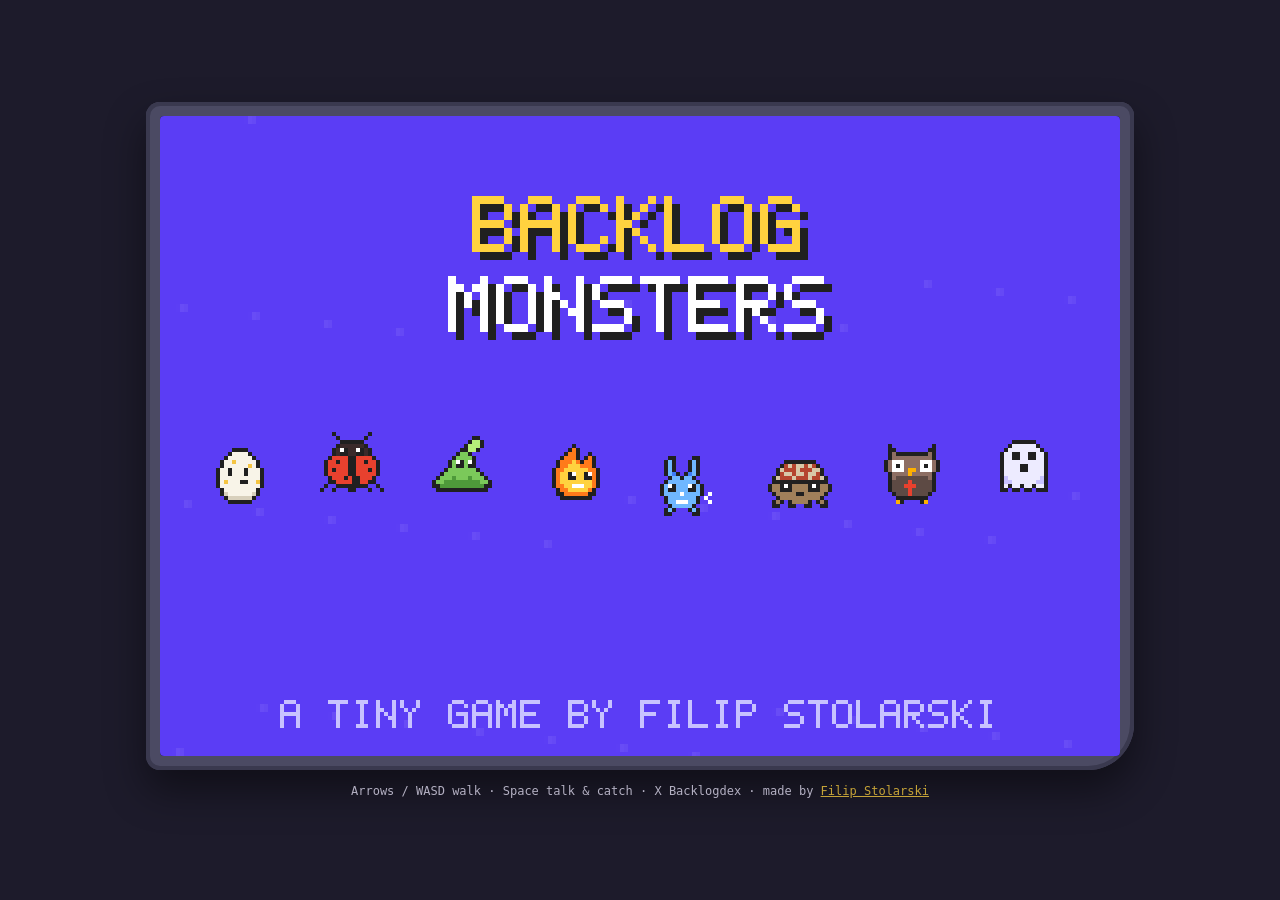
<file: backlog-monsters/index.html>
<!doctype html>
<html lang="en">
<head>
  <meta charset="UTF-8" />
  <meta name="viewport" content="width=device-width, initial-scale=1, viewport-fit=cover" />
  <title>Backlog Monsters — a pixel-art creature collector</title>
  <meta name="description" content="Walk through Backlog Valley and catch all eight backlog monsters with sticky notes. A tiny pixel-art game by Filip Stolarski." />
  <link rel="icon" href="data:image/svg+xml,%3Csvg xmlns='http://www.w3.org/2000/svg' viewBox='0 0 16 16' shape-rendering='crispEdges'%3E%3Crect x='3' y='4' width='10' height='9' fill='%235B3DF5'/%3E%3Crect x='5' y='6' width='2' height='3' fill='%23fff'/%3E%3Crect x='9' y='6' width='2' height='3' fill='%23fff'/%3E%3C/svg%3E" />
  <link rel="stylesheet" href="style.css" />
</head>
<body>
  <div class="frame">
    <canvas id="screen" width="240" height="160" aria-label="Backlog Monsters. Arrow keys to walk, Space to interact, X for the Backlogdex."></canvas>
  </div>
  <div class="pad" aria-hidden="true">
    <div class="pad__dir">
      <button data-k="ArrowUp" class="u">▲</button><button data-k="ArrowLeft" class="l">◀</button><button data-k="ArrowRight" class="r">▶</button><button data-k="ArrowDown" class="d">▼</button>
    </div>
    <div class="pad__ab"><button data-k="x" class="b">DEX</button><button data-k=" " class="a">A</button></div>
  </div>
  <p class="help">Arrows / WASD walk · Space talk &amp; catch · X Backlogdex · made by <a href="https://github.com/fisieek" target="_blank" rel="noopener">Filip Stolarski</a></p>
  <script src="game.js"></script>
</body>
</html>
</file>
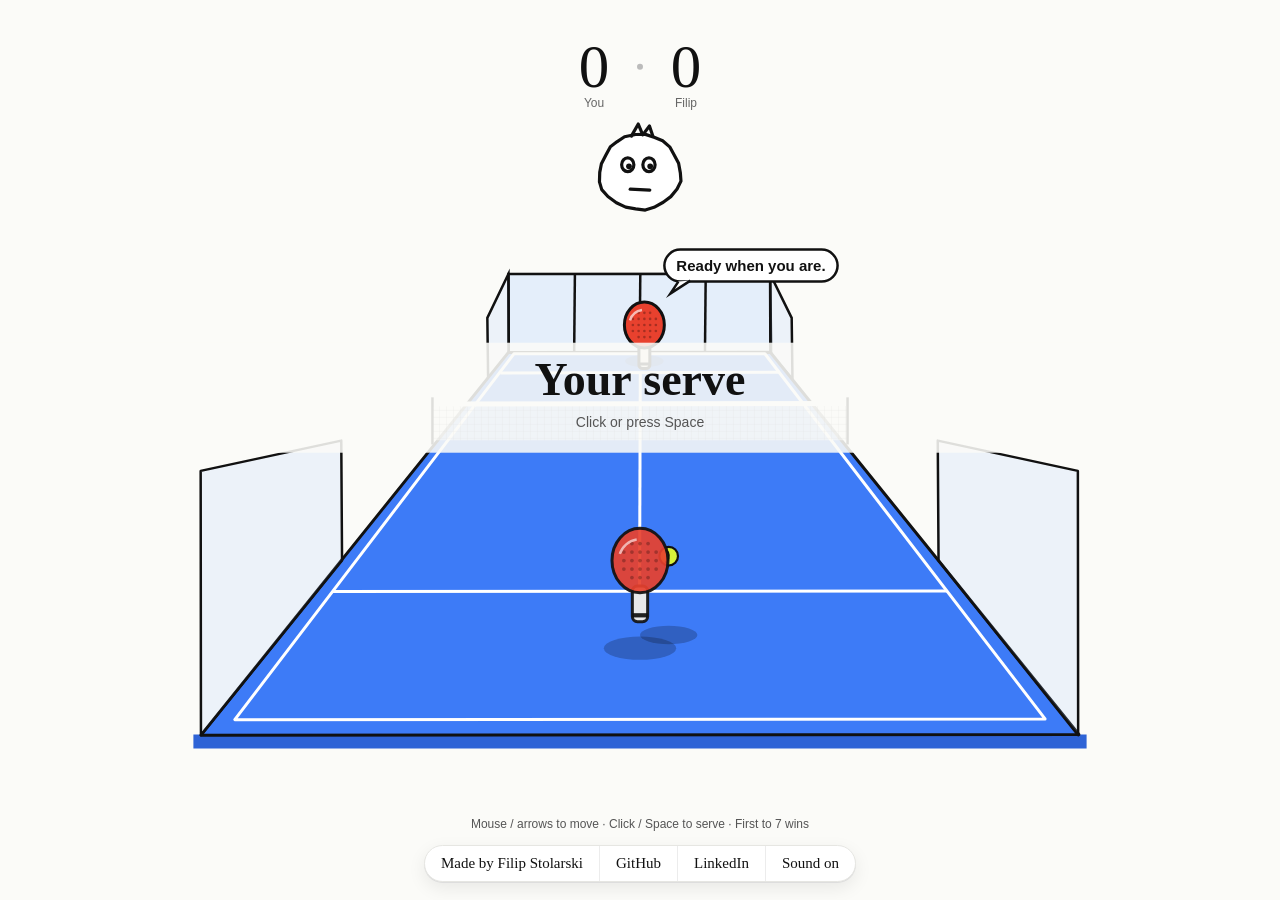
<file: padel/index.html>
<!doctype html>
<html lang="en">
<head>
  <meta charset="UTF-8" />
  <meta name="viewport" content="width=device-width, initial-scale=1, viewport-fit=cover" />
  <title>Padel vs Filip</title>
  <meta name="description" content="A tiny doodle-style padel game. Beat Filip to 7. Made by Filip Stolarski." />
  <link rel="icon" href="data:image/svg+xml,%3Csvg xmlns='http://www.w3.org/2000/svg' viewBox='0 0 64 64'%3E%3Ccircle cx='32' cy='32' r='26' fill='%23D7F23A' stroke='%23111' stroke-width='5'/%3E%3C/svg%3E" />
  <link rel="stylesheet" href="style.css" />
</head>
<body>
  <main class="wrap">
    <canvas id="game" aria-label="Padel game. Move with the mouse or arrow keys, serve with click or space."></canvas>
    <div class="hud">
      <p class="hud__help">Mouse / arrows to move · Click / Space to serve · First to 7 wins</p>
      <div class="pill">
        <span>Made by Filip Stolarski</span>
        <a href="https://github.com/fisieek" target="_blank" rel="noopener">GitHub</a>
        <a href="https://www.linkedin.com/in/filipstolarski/" target="_blank" rel="noopener">LinkedIn</a>
        <button id="mute" type="button" aria-pressed="false">Sound on</button>
      </div>
    </div>
  </main>
  <script src="game.js"></script>
</body>
</html>
</file>
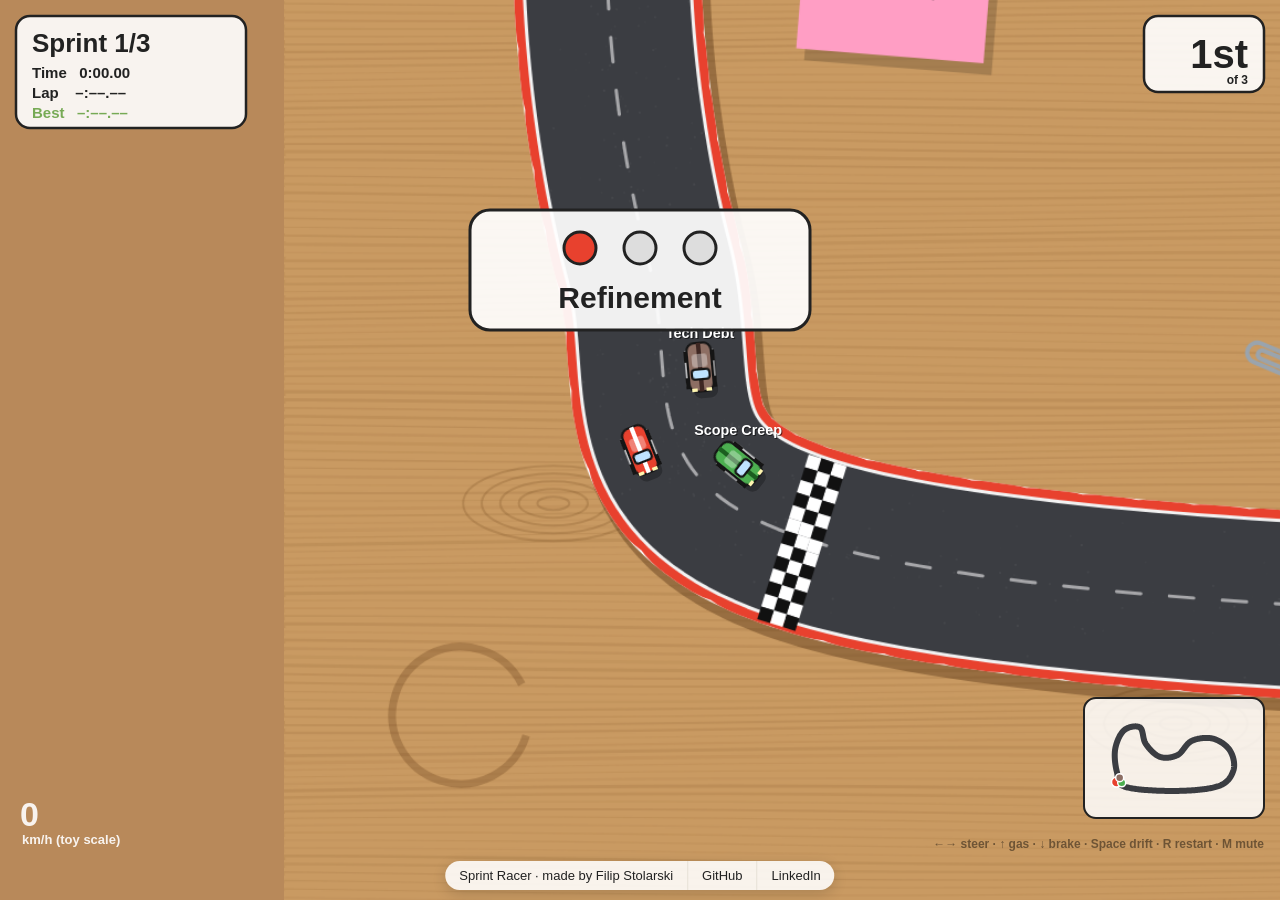
<file: sprint-racer/index.html>
<!doctype html>
<html lang="en">
<head>
  <meta charset="UTF-8" />
  <meta name="viewport" content="width=device-width, initial-scale=1, viewport-fit=cover" />
  <title>Sprint Racer — toy cars on a product owner's desk</title>
  <meta name="description" content="A tiny top-down toy-car racer. Three laps = three sprints. Beat Scope Creep and Tech Debt. Made by Filip Stolarski." />
  <link rel="icon" href="data:image/svg+xml,%3Csvg xmlns='http://www.w3.org/2000/svg' viewBox='0 0 64 64'%3E%3Crect x='14' y='6' width='36' height='52' rx='10' fill='%23E8412E' stroke='%23111' stroke-width='4'/%3E%3Crect x='20' y='14' width='24' height='12' rx='3' fill='%23bfe3ff'/%3E%3C/svg%3E" />
  <link rel="stylesheet" href="style.css" />
</head>
<body>
  <canvas id="game" aria-label="Sprint Racer. Arrow keys or WASD to drive, Space for handbrake, R to restart."></canvas>
  <div class="touch" id="touch" aria-hidden="true">
    <div class="touch__l"><button data-k="left">◀</button><button data-k="right">▶</button></div>
    <div class="touch__r"><button data-k="brake">▼</button><button data-k="gas">▲</button></div>
  </div>
  <footer class="credit">
    <span>Sprint Racer · made by Filip Stolarski</span>
    <a href="https://github.com/fisieek" target="_blank" rel="noopener">GitHub</a>
    <a href="https://www.linkedin.com/in/filipstolarski/" target="_blank" rel="noopener">LinkedIn</a>
  </footer>
  <script src="game.js"></script>
</body>
</html>
</file>
<file: backlog-monsters/style.css>
* { box-sizing: border-box; }
html, body { margin: 0; height: 100%; background: #1d1b2b; color: #e8e4f8; font-family: ui-monospace, Menlo, Consolas, monospace; overscroll-behavior: none; }
body { display: flex; flex-direction: column; align-items: center; justify-content: center; gap: 14px; padding: 16px; min-height: 100%; }
.frame { padding: 14px; background: #4b4a63; border-radius: 14px 14px 46px 14px; box-shadow: inset 0 0 0 4px #3a394f, 0 20px 40px rgba(0,0,0,.45); }
#screen { display: block; image-rendering: pixelated; image-rendering: crisp-edges; width: min(92vw, 150vh - 60px, 960px); aspect-ratio: 3 / 2; height: auto; background: #000; border-radius: 4px; }
.help { margin: 0; font-size: 12px; opacity: .75; text-align: center; }
.help a { color: #ffd23f; }
.pad { display: none; width: min(92vw, 520px); justify-content: space-between; align-items: center; user-select: none; -webkit-user-select: none; }
.pad button { touch-action: none; border: 0; color: #fff; font: 700 18px ui-monospace, monospace; background: #333247; box-shadow: 0 4px 0 #15141f; }
.pad button.on { transform: translateY(3px); box-shadow: 0 1px 0 #15141f; }
.pad__dir { position: relative; width: 150px; height: 150px; }
.pad__dir button { position: absolute; width: 50px; height: 50px; border-radius: 8px; }
.pad__dir .u { left: 50px; top: 0; } .pad__dir .d { left: 50px; bottom: 0; } .pad__dir .l { left: 0; top: 50px; } .pad__dir .r { right: 0; top: 50px; }
.pad__ab { display: flex; gap: 16px; align-items: center; transform: rotate(-18deg); }
.pad__ab button { width: 66px; height: 66px; border-radius: 50%; background: #c2304f; }
.pad__ab .b { width: 56px; height: 56px; background: #5b3df5; font-size: 13px; }
@media (hover: none) and (pointer: coarse) { .pad { display: flex; } .help { display: none; } }
</file>
<file: padel/style.css>
* { box-sizing: border-box; }
html, body { margin: 0; height: 100%; background: #FBFBF8; color: #111; font-family: 'Iowan Old Style', 'Palatino Linotype', Palatino, Georgia, serif; overscroll-behavior: none; }
.wrap { position: fixed; inset: 0; display: flex; flex-direction: column; }
#game { flex: 1; width: 100%; min-height: 0; display: block; touch-action: none; cursor: none; }
.hud { display: flex; flex-direction: column; align-items: center; gap: 12px; padding: 0 16px max(18px, env(safe-area-inset-bottom)); }
.hud__help { margin: 0; font: 12px/1.4 -apple-system, BlinkMacSystemFont, 'Segoe UI', sans-serif; color: #555; text-align: center; }
.pill { display: flex; align-items: center; gap: 0; border-radius: 40px; background: #fff; box-shadow: 0 1px 0 #ddd, 0 6px 18px rgba(0,0,0,.08); border: 1px solid #e6e6e2; overflow: hidden; font-size: 15px; }
.pill > * { padding: 9px 16px; border-right: 1px solid #ececec; color: #111; text-decoration: none; background: none; border-top: 0; border-bottom: 0; border-left: 0; font: inherit; cursor: pointer; }
.pill > *:last-child { border-right: 0; }
.pill a:hover, .pill button:hover { background: #f4f4f0; }
@media (max-width: 560px) { .pill span { display: none; } .pill { font-size: 13px; } }
</file>
<file: sprint-racer/style.css>
* { box-sizing: border-box; }
html, body { margin: 0; height: 100%; overflow: hidden; background: #c79a64; font-family: ui-rounded, 'SF Pro Rounded', 'Avenir Next', 'Segoe UI', sans-serif; overscroll-behavior: none; }
#game { position: fixed; inset: 0; width: 100%; height: 100%; display: block; touch-action: none; }
.credit { position: fixed; left: 50%; bottom: max(10px, env(safe-area-inset-bottom)); transform: translateX(-50%); display: flex; gap: 0; background: rgba(255,255,255,.88); border-radius: 30px; font-size: 13px; box-shadow: 0 4px 14px rgba(0,0,0,.15); overflow: hidden; }
.credit > * { padding: 7px 14px; color: #222; text-decoration: none; border-right: 1px solid #e6e1d6; }
.credit > *:last-child { border-right: 0; }
.credit a:hover { background: #f3efe6; }
.touch { position: fixed; inset: auto 0 56px 0; display: none; justify-content: space-between; padding: 0 16px; pointer-events: none; }
.touch div { display: flex; gap: 12px; pointer-events: auto; }
.touch button { width: 68px; height: 68px; border-radius: 50%; border: 3px solid #222; background: rgba(255,255,255,.82); font-size: 26px; color: #222; touch-action: none; user-select: none; -webkit-user-select: none; }
.touch button.on { background: #FFD23F; }
@media (hover: none) and (pointer: coarse) { .touch { display: flex; } .credit span { display: none; } }
</file>
